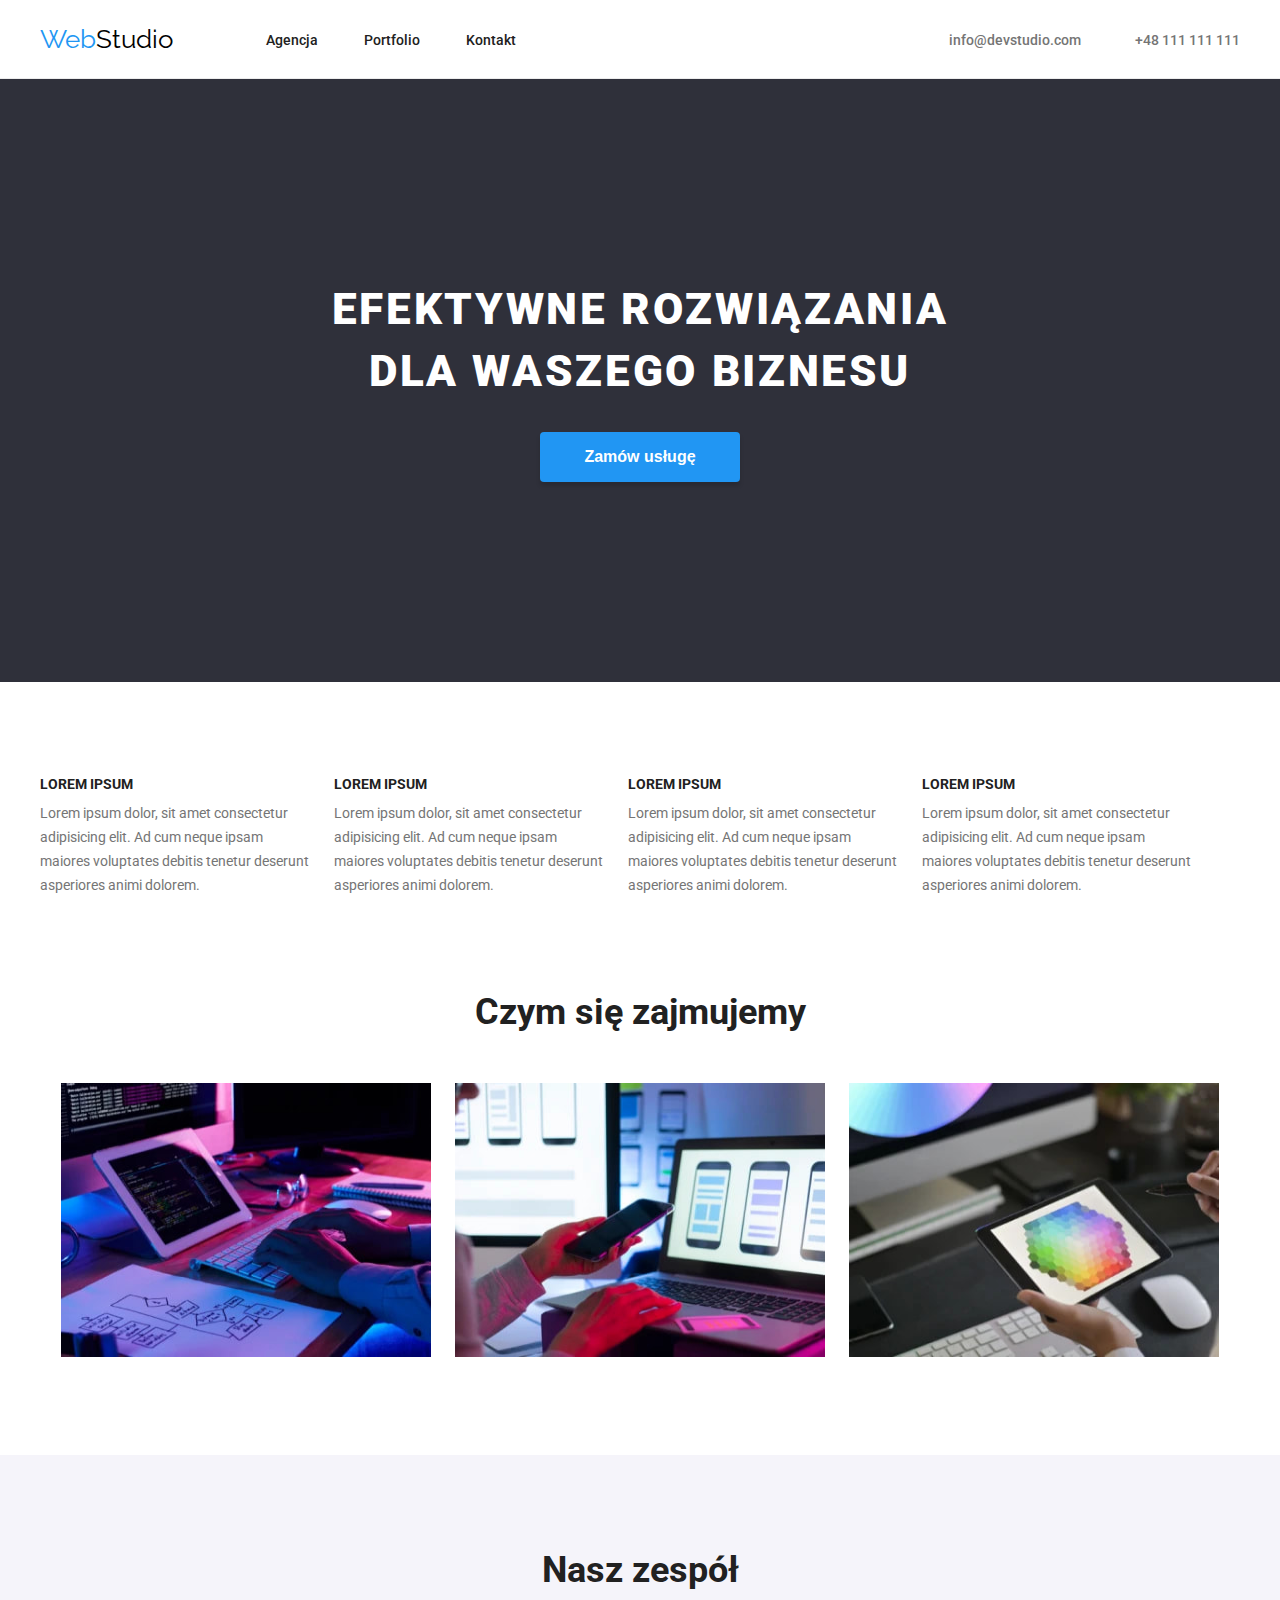
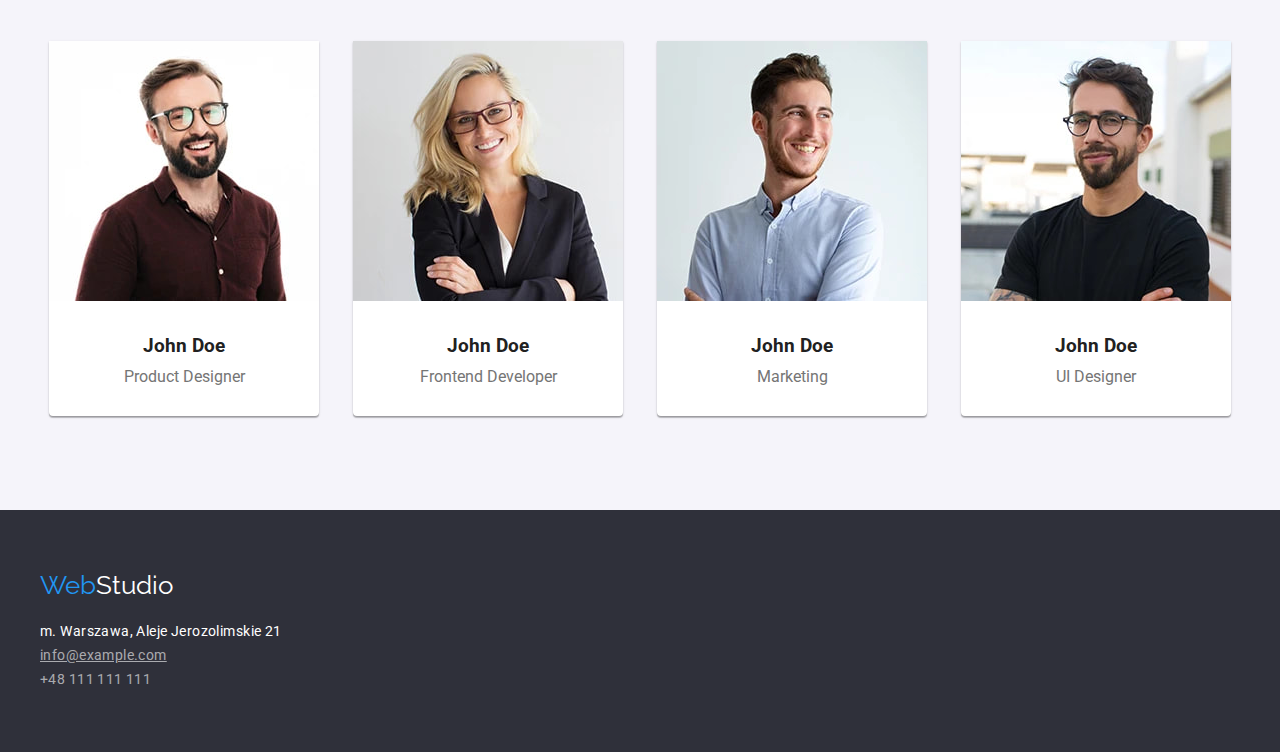
<file: index.html>
<!DOCTYPE html>
<html lang="pl">
  <head>
    <meta charset="UTF-8" />
    <meta http-equiv="X-UA-Compatible" content="IE=edge" />
    <meta name="viewport" content="width=device-width, initial-scale=1.0" />
    <link
      rel="stylesheet"
      href="https://cdnjs.cloudflare.com/ajax/libs/modern-normalize/1.1.0/modern-normalize.min.css"
      integrity="sha512-wpPYUAdjBVSE4KJnH1VR1HeZfpl1ub8YT/NKx4PuQ5NmX2tKuGu6U/JRp5y+Y8XG2tV+wKQpNHVUX03MfMFn9Q=="
      crossorigin="anonymous"
      referrerpolicy="no-referrer"
    />
    <link href="css/styles.css" rel="stylesheet" />
    <link rel="preconnect" href="https://fonts.googleapis.com" />
    <link rel="preconnect" href="https://fonts.gstatic.com" crossorigin />
    <link
      href="https://fonts.googleapis.com/css2?family=Raleway:wght@700&family=Roboto:wght@400;500;700;900&display=swap"
      rel="stylesheet"
    />
    <title>Studio</title>
  </head>
  <body>
    <!-- HEADER -->
    <header class="header-line">
      <div class="header container">
        <nav class="navigation">
          <a class="logo" href="index.html" title="Strona główna"
            ><span class="brand-color-blue">Web</span>Studio</a
          >
          <ul class="menu-list list">
            <li class="menu-item">
              <a class="menu-link" href="index.html">Agencja</a>
            </li>
            <li class="menu-item">
              <a class="menu-link" href="portfolio.html">Portfolio</a>
            </li>
            <li class="menu-item"><a class="menu-link" href="#">Kontakt</a></li>
          </ul>
        </nav>
        <ul class="contact-list">
          <li class="contact-item">
            <a href="mailto:info@devstudio.com" class="contact-link">info@devstudio.com</a>
          </li>
          <li class="contact-item">
            <a href="tel:+48111111111" class="contact-link">+48 111 111 111</a>
          </li>
        </ul>
      </div>
    </header>
    <!-- END HEADER -->
    <main>
      <!-- HERO -->
      <section class="hero section">
        <div class="hero-content">
          <h1 class="hero-title">Efektywne rozwiązania dla waszego biznesu</h1>
          <button type="button" class="hero-btn">Zamów usługę</button>
        </div>
      </section>
      <!-- END HERO -->
      <!-- ADVANTAGES -->
      <section class="advantages section container">
        <ul class="advantages-list list">
          <li class="advantages-item">
            <h3 class="advantages-title">Lorem ipsum</h3>
            <p class="advantages-text">
              Lorem ipsum dolor, sit amet consectetur adipisicing elit. Ad cum neque ipsam maiores
              voluptates debitis tenetur deserunt asperiores animi dolorem.
            </p>
          </li>
          <li class="advantages-item">
            <h3 class="advantages-title">Lorem ipsum</h3>
            <p class="advantages-text">
              Lorem ipsum dolor, sit amet consectetur adipisicing elit. Ad cum neque ipsam maiores
              voluptates debitis tenetur deserunt asperiores animi dolorem.
            </p>
          </li>
          <li class="advantages-item">
            <h3 class="advantages-title">Lorem ipsum</h3>
            <p class="advantages-text">
              Lorem ipsum dolor, sit amet consectetur adipisicing elit. Ad cum neque ipsam maiores
              voluptates debitis tenetur deserunt asperiores animi dolorem.
            </p>
          </li>
          <li class="advantages-item">
            <h3 class="advantages-title">Lorem ipsum</h3>
            <p class="advantages-text">
              Lorem ipsum dolor, sit amet consectetur adipisicing elit. Ad cum neque ipsam maiores
              voluptates debitis tenetur deserunt asperiores animi dolorem.
            </p>
          </li>
        </ul>
      </section>
      <!-- END ADVANTAGES -->
      <!-- OFFER -->
      <section class="offer section container">
        <h2 class="studio-head">Czym się zajmujemy</h2>
        <ul class="offer-list list">
          <li class="offer-item">
            <img
              src="images/work1.jpg"
              width="370"
              height="274"
              alt="Nasze zajęcie numer 1"
              title="Nasze zajęcie numer 1"
            />
          </li>
          <li class="offer-item">
            <img
              src="images/work2.jpg"
              width="370"
              height="274"
              alt="Nasze zajęcie numer 2"
              title="Nasze zajęcie numer 2"
            />
          </li>
          <li class="offer-item">
            <img
              src="images/work3.jpg"
              width="370"
              height="274"
              alt="Nasze zajęcie numer 3"
              title="Nasze zajęcie numer 3"
            />
          </li>
        </ul>
      </section>
      <!-- END OFFER -->
      <!-- TEAM -->
      <section class="team section">
        <h2 class="studio-head">Nasz zespół</h2>
        <ul class="team-list list">
          <li class="team-item">
            <figure class="team-photo">
              <img src="images/team1.jpg" width="270" height="260" alt="John Doe" />
              <figcaption class="team-description">
                <h3>John Doe</h3>
                <p class="team-description-text">Product Designer</p>
              </figcaption>
            </figure>
          </li>
          <li class="team-item">
            <figure class="team-photo">
              <img src="images/team2.jpg" width="270" height="260" alt="John Doe" />
              <figcaption class="team-description">
                <h3>John Doe</h3>
                <p class="team-description-text">Frontend Developer</p>
              </figcaption>
            </figure>
          </li>
          <li class="team-item">
            <figure class="team-photo">
              <img src="images/team3.jpg" width="270" height="260" alt="John Doe" />
              <figcaption class="team-description">
                <h3>John Doe</h3>
                <p class="team-description-text">Marketing</p>
              </figcaption>
            </figure>
          </li>
          <li class="team-item">
            <figure class="team-photo">
              <img src="images/team4.jpg" width="270" height="260" alt="John Doe" />
              <figcaption class="team-description">
                <h3>John Doe</h3>
                <p class="team-description-text">UI Designer</p>
              </figcaption>
            </figure>
          </li>
        </ul>
      </section>
      <!-- END TEAM -->
    </main>
    <footer class="footer">
      <div class="container">
        <a class="logo nofloat" href="index.html" title="Strona główna"
          ><span class="brand-color-blue">Web</span>Studio</a
        >
        <address>
          <ul class="address-list list">
            <li class="address-item">m. Warszawa, Aleje Jerozolimskie 21</li>
            <li class="address-item">
              <a href="mailto:info@example.com" class="address-link"
                ><span>info@example.com</span></a
              >
            </li>
            <li class="address-item">
              <a href="tel:+48111111111" class="address-link">+48 111 111 111</a>
            </li>
          </ul>
        </address>
      </div>
    </footer>
  </body>
</html>
</file>
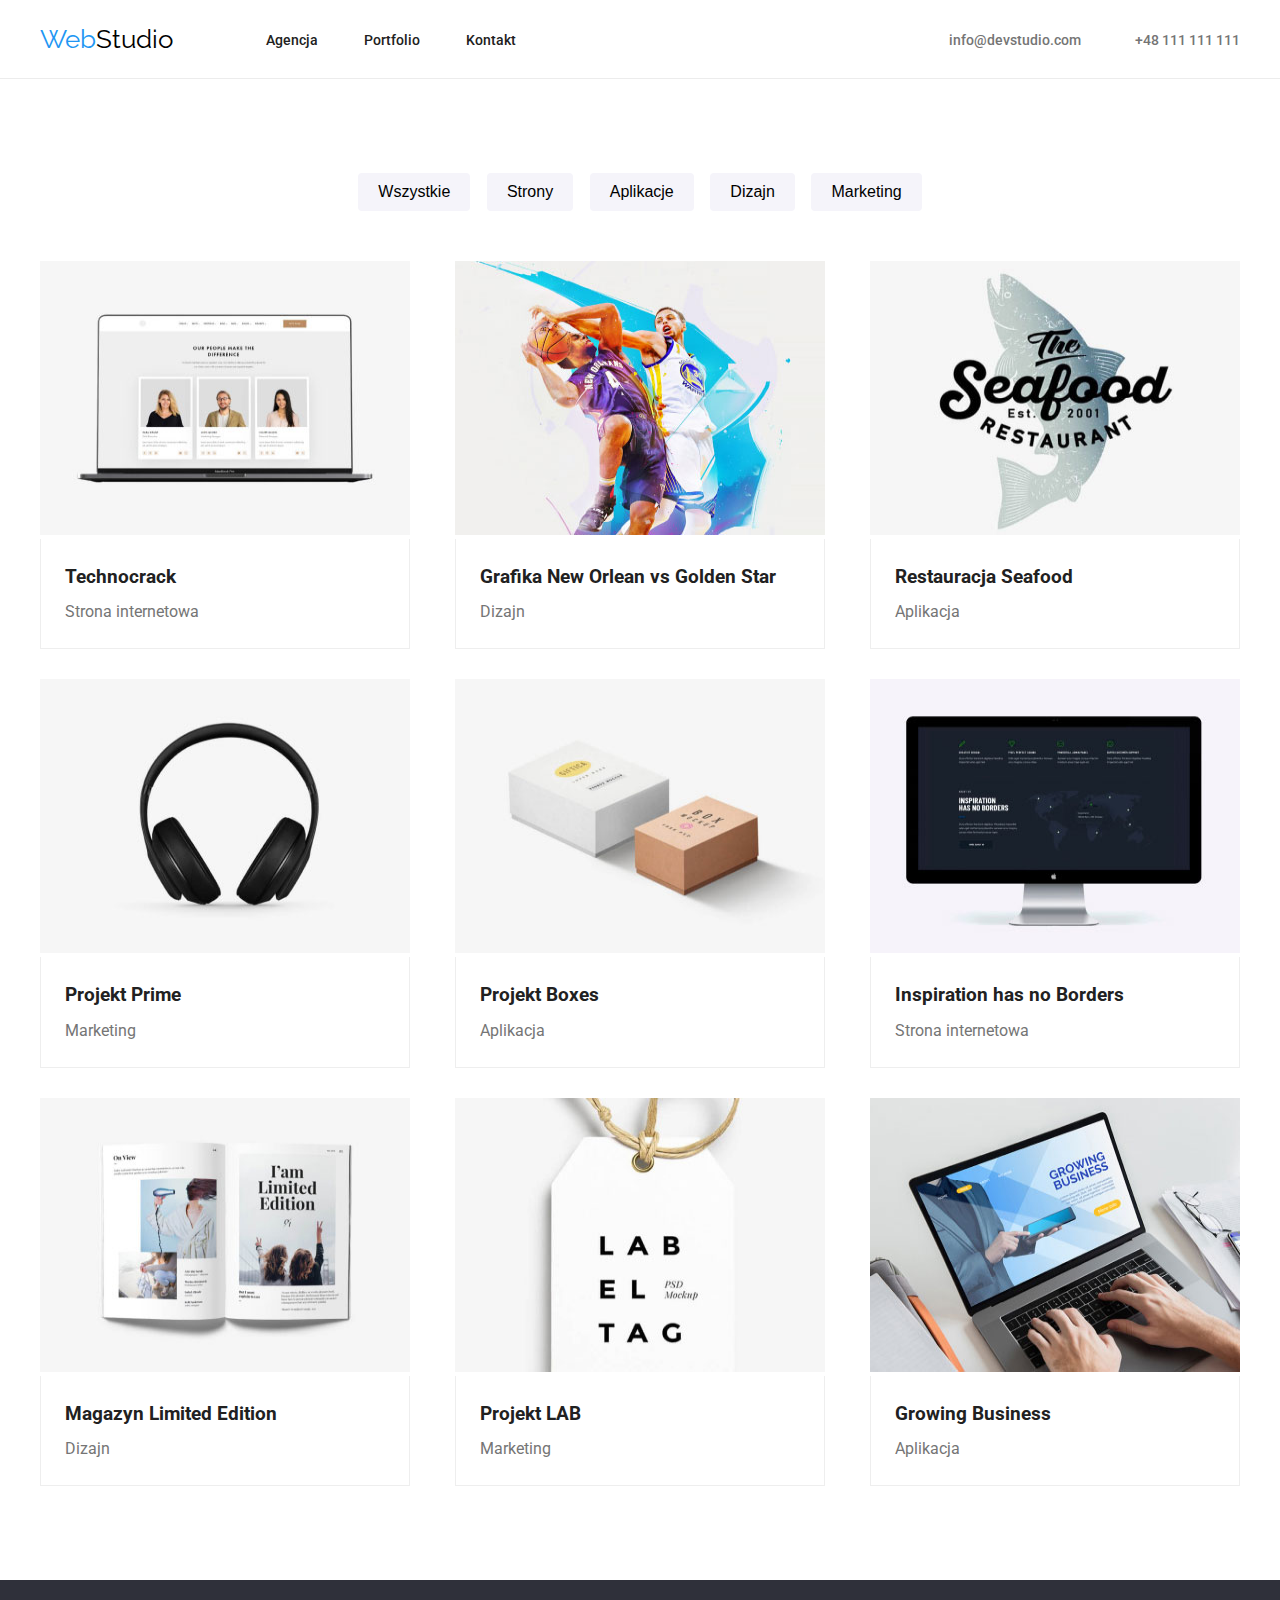
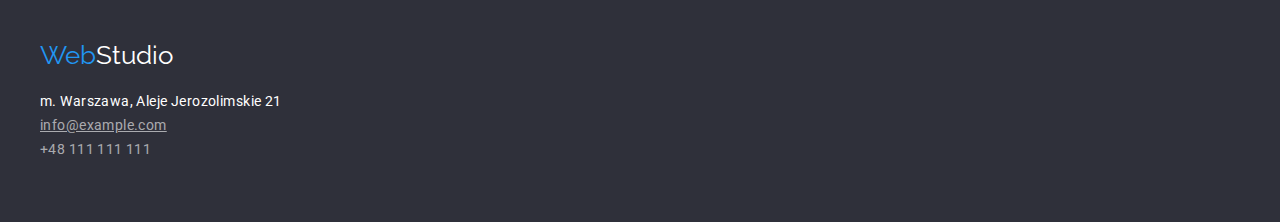
<file: portfolio.html>
<!DOCTYPE html>
<html lang="pl">
  <head>
    <meta charset="UTF-8" />
    <meta http-equiv="X-UA-Compatible" content="IE=edge" />
    <meta name="viewport" content="width=device-width, initial-scale=1.0" />
    <link
      rel="stylesheet"
      href="https://cdnjs.cloudflare.com/ajax/libs/modern-normalize/1.1.0/modern-normalize.min.css"
      integrity="sha512-wpPYUAdjBVSE4KJnH1VR1HeZfpl1ub8YT/NKx4PuQ5NmX2tKuGu6U/JRp5y+Y8XG2tV+wKQpNHVUX03MfMFn9Q=="
      crossorigin="anonymous"
      referrerpolicy="no-referrer"
    />
    <link href="css/styles.css" rel="stylesheet" />
    <link rel="preconnect" href="https://fonts.googleapis.com" />
    <link rel="preconnect" href="https://fonts.gstatic.com" crossorigin />
    <link
      href="https://fonts.googleapis.com/css2?family=Raleway:wght@700&family=Roboto:wght@400;500;700;900&display=swap"
      rel="stylesheet"
    />
    <title>Portfolio</title>
  </head>
  <body>
    <header class="header-line">
      <div class="header container">
        <nav class="navigation">
          <a class="logo" href="index.html" title="Strona główna"
            ><span class="brand-color-blue">Web</span>Studio</a
          >
          <ul class="menu-list list">
            <li class="menu-item">
              <a class="menu-link" href="index.html">Agencja</a>
            </li>
            <li class="menu-item">
              <a class="menu-link" href="portfolio.html">Portfolio</a>
            </li>
            <li class="menu-item"><a class="menu-link" href="#">Kontakt</a></li>
          </ul>
        </nav>
        <ul class="contact-list">
          <li class="contact-item">
            <a href="mailto:info@devstudio.com" class="contact-link">info@devstudio.com</a>
          </li>
          <li class="contact-item">
            <a href="tel:+48111111111" class="contact-link">+48 111 111 111</a>
          </li>
        </ul>
      </div>
    </header>
    <main class="container">
      <!-- SUBMENU -->
      <section class="submenu-list section">
        <ul>
          <li class="submenu-item">
            <button type="button" class="btn">Wszystkie</button>
          </li>
          <li class="submenu-item">
            <button type="button" class="btn">Strony</button>
          </li>
          <li class="submenu-item">
            <button type="button" class="btn">Aplikacje</button>
          </li>
          <li class="submenu-item">
            <button type="button" class="btn">Dizajn</button>
          </li>
          <li class="submenu-item">
            <button type="button" class="btn">Marketing</button>
          </li>
        </ul>
      </section>
      <!-- SUBMENU -->
      <!-- PROJECTS -->
      <section class="projects">
        <ul class="projects-list list">
          <li class="projects-item">
            <figure class="projects-photo">
              <img src="images/portfolio1.jpg" width="370" height="274" alt="Technocrack" />
              <figcaption class="projects-description">
                <h3>Technocrack</h3>
                <p>Strona internetowa</p>
              </figcaption>
            </figure>
          </li>
          <li class="projects-item">
            <figure class="projects-photo">
              <img
                src="images/portfolio2.jpg"
                width="370"
                height="274"
                alt="Grafika New Orlean vs Golden Star"
              />
              <figcaption class="projects-description">
                <h3>Grafika New Orlean vs Golden Star</h3>
                <p>Dizajn</p>
              </figcaption>
            </figure>
          </li>
          <li class="projects-item">
            <figure class="projects-photo">
              <img src="images/portfolio3.jpg" width="370" height="274" alt="Restauracja Seafood" />
              <figcaption class="projects-description">
                <h3>Restauracja Seafood</h3>
                <p>Aplikacja</p>
              </figcaption>
            </figure>
          </li>
          <li class="projects-item">
            <figure class="projects-photo">
              <img src="images/portfolio4.jpg" width="370" height="274" alt="Projekt Prime" />
              <figcaption class="projects-description">
                <h3>Projekt Prime</h3>
                <p>Marketing</p>
              </figcaption>
            </figure>
          </li>
          <li class="projects-item">
            <figure class="projects-photo">
              <img src="images/portfolio5.jpg" width="370" height="274" alt="Projekt Boxes" />
              <figcaption class="projects-description">
                <h3>Projekt Boxes</h3>
                <p>Aplikacja</p>
              </figcaption>
            </figure>
          </li>
          <li class="projects-item">
            <figure class="projects-photo">
              <img
                src="images/portfolio6.jpg"
                width="370"
                height="274"
                alt="Inspiration has no Borders"
              />
              <figcaption class="projects-description">
                <h3>Inspiration has no Borders</h3>
                <p>Strona internetowa</p>
              </figcaption>
            </figure>
          </li>
          <li class="projects-item">
            <figure class="projects-photo">
              <img
                src="images/portfolio7.jpg"
                width="370"
                height="274"
                alt="Magazyn Limited Edition"
              />
              <figcaption class="projects-description">
                <h3>Magazyn Limited Edition</h3>
                <p>Dizajn</p>
              </figcaption>
            </figure>
          </li>
          <li class="projects-item">
            <figure class="projects-photo">
              <img src="images/portfolio8.jpg" width="370" height="274" alt="Projekt LAB" />
              <figcaption class="projects-description">
                <h3>Projekt LAB</h3>
                <p>Marketing</p>
              </figcaption>
            </figure>
          </li>
          <li class="projects-item">
            <figure class="projects-photo">
              <img src="images/portfolio9.jpg" width="370" height="274" alt="Growing Business" />
              <figcaption class="projects-description">
                <h3>Growing Business</h3>
                <p>Aplikacja</p>
              </figcaption>
            </figure>
          </li>
        </ul>
      </section>
      <!-- PROJECTS -->
    </main>
    <footer class="footer">
      <div class="container">
        <a class="logo nofloat" href="index.html" title="Strona główna"
          ><span class="brand-color-blue">Web</span>Studio</a
        >
        <address>
          <ul class="address-list list">
            <li class="address-item">m. Warszawa, Aleje Jerozolimskie 21</li>
            <li class="address-item">
              <a href="mailto:info@example.com" class="address-link"
                ><span>info@example.com</span></a
              >
            </li>
            <li class="address-item">
              <a href="tel:+48111111111" class="address-link">+48 111 111 111</a>
            </li>
          </ul>
        </address>
      </div>
    </footer>
  </body>
</html>
</file>
<file: css/styles.css>
/* BRAND COLORS */

:root {
  --brand-color-black: #212121;
  --brand-color-grey: #757575;
  --brand-color-white: #fff;
  --brand-color-blue: #2196f3;
  --brand-background-dark: #2f303a;
}

/* GLOBAL STYLES */

* {
  margin: 0;
  padding: 0;
}

body {
  background-color: var(--brand-color-white);
  font-family: 'Roboto', sans-serif;
  color: var(--brand-color-black);
}

.container {
  width: 100%;
  max-width: 1200px;
  margin: auto;
  padding: 0 15px;
}

.header {
  padding-top: 24px;
  padding-bottom: 24px;
  display: flex;
  justify-content: space-between;
  align-items: center;
}

.header-line {
  border-bottom: #ececec solid 1px;
}

.navigation {
  display: flex;
}

.footer {
  padding-top: 60px;
  padding-bottom: 60px;
  background-color: var(--brand-background-dark);
}

.section {
  padding-bottom: 94px;
}

.list {
  list-style-type: none;
}

.studio-head {
  font-size: 36px;
  margin: 0;
  margin-bottom: 50px;
  padding: 0;
}

/* LOGO */

.logo {
  font-family: 'Raleway', sans-serif;
  font-size: 26px;
  color: #000;
  text-decoration: none;
  margin-right: 93px;
}

.brand-color-blue {
  color: var(--brand-color-blue);
}

/* NAVIGATION */

.menu-list {
  display: flex;
  align-items: center;
  flex-wrap: wrap;
}

.menu-item {
  margin-right: 46px;
  display: inline;
}

.menu-item:last-child {
  margin-right: 0;
}

.menu-link {
  text-decoration: none;

  font-size: 14px;
  font-weight: 500;
  color: var(--brand-color-black);
}

.menu-link:hover,
.menu-link:focus,
.menu-link:active {
  color: var(--brand-color-blue);
}

/* CONTACT */

.contact-item {
  display: inline;
  margin-right: 50px;
}

.contact-item:last-child {
  margin-right: 0;
}

.contact-link {
  color: var(--brand-color-grey);
  text-decoration: none;
  font-size: 14px;
  font-weight: 500;
}

.contact-link:hover,
.contact-link:focus,
.contact-link:active {
  color: var(--brand-color-blue);
}

/* HERO */

.hero {
  background-color: var(--brand-background-dark);
  padding-top: 200px;
  padding-bottom: 200px;
  display: flex;
  justify-content: center;
  align-items: center;
}

.hero-content {
  text-align: center;
  width: 700px;
}

.hero-title {
  color: var(--brand-color-white);
  text-transform: uppercase;
  font-size: 44px;
  font-weight: 900;
  line-height: 1.4em;
  letter-spacing: 0.06em;
  margin-bottom: 30px;
}

.hero-btn {
  color: var(--brand-color-white);
  background-color: var(--brand-color-blue);
  border: none;
  border-radius: 4px;
  font-size: 16px;
  font-weight: 700;
  line-height: 1.9em;
  width: 200px;
  min-height: 50px;
  cursor: pointer;
  box-shadow: 0px 4px 4px rgba(0, 0, 0, 0.15);
  border-radius: 4px;
}

.hero-btn:hover,
.hero-btn:focus,
.hero-btn:active {
  background-color: var(--brand-color-white);
  color: var(--brand-color-blue);
}

/* ADVANTAGES */

.advantages {
  padding-top: 94px;
  padding-bottom: 94px;
}

.advantages-item {
  max-width: 270px;
  display: inline-block;
  margin-right: 20px;
}

.advantages-item:last-child {
  margin-right: 0;
}

.advantages-title {
  font-size: 14px;
  text-transform: uppercase;
  margin-bottom: 10px;
}

.advantages-text {
  font-size: 14px;
  line-height: 1.7em;
  color: var(--brand-color-grey);
}

/* OFFER */

.offer {
  text-align: center;
}

.offer-item {
  display: inline-block;
  margin-right: 20px;
}

.offer-item:last-child {
  margin-right: 0;
}

/* TEAM */

.team {
  text-align: center;
  background-color: #f5f4fa;
  padding-top: 94px;
  padding-bottom: 94px;
  margin-bottom: 0px;
}

.team-item {
  background-color: var(--brand-color-white);
  box-shadow: 0px 1px 3px rgba(0, 0, 0, 0.12), 0px 1px 1px rgba(0, 0, 0, 0.14),
    0px 2px 1px rgba(0, 0, 0, 0.2);
  border-radius: 0px 0px 4px 4px;
  max-width: 270px;
  display: inline-block;
  margin-right: 30px;
}

.team-item:last-child {
  margin-right: 0;
}

.team-description-text {
  color: var(--brand-color-grey);
  margin-bottom: 30px;
}

.team-photo {
  margin-bottom: 30px;
}

.team-description {
  padding-top: 30px;
}

.team-description h3 {
  margin-bottom: 10px;
}

/* SUBMENU */

.submenu-list {
  margin: auto;
  width: 580px;
  padding: 94px 0 50px 0;
}

.submenu-list > ul {
  display: flex;
  justify-content: space-around;
}

.submenu-item {
  list-style-type: none;
}

.btn {
  background-color: #f5f4fa;
  min-height: 38px;
  padding: 0px 20px;
  font-size: 16px;
  font-weight: 500;
  border: none;
  border-radius: 4px;
  cursor: pointer;
}

.btn:hover,
.btn:focus,
.btn:active {
  background-color: var(--brand-color-blue);
  color: var(--brand-color-white);
  box-shadow: 0px 3px 1px rgba(0, 0, 0, 0.1), 0px 1px 2px rgba(0, 0, 0, 0.08),
    0px 2px 2px rgba(0, 0, 0, 0.12);
  border-radius: 4px;
}

/* PROJECTS */

.projects-list {
  padding-bottom: 94px;
  display: flex;
  flex-wrap: wrap;
  justify-content: space-between;
  row-gap: 30px;
  column-gap: 20px;
}

.projects-description {
  border-left: 1px solid #eee;
  border-right: 1px solid #eee;
  border-bottom: 1px solid #eee;
  padding: 20px 24px;
}

.projects-description > h3 {
  line-height: 2em;
}

.projects-description > p {
  color: var(--brand-color-grey);
  line-height: 2em;
}

/* FOOTER */

.footer .logo {
  font-family: 'Raleway', sans-serif;
  font-size: 26px;
  color: var(--brand-color-white);
}

.address-list {
  padding-left: 0px;
  padding-top: 20px;
}

.address-item {
  color: var(--brand-color-white);
  font-size: 14px;
  font-style: normal;
  line-height: 1.7em;
  letter-spacing: 0.03em;
}

.address-link {
  color: rgba(255, 255, 255, 0.6);
  text-decoration: none;
}

.address-link:hover,
.address-link:focus,
.address-link:active {
  color: var(--brand-color-white);
}

.address-item span {
  text-decoration: underline;
}
</file>
